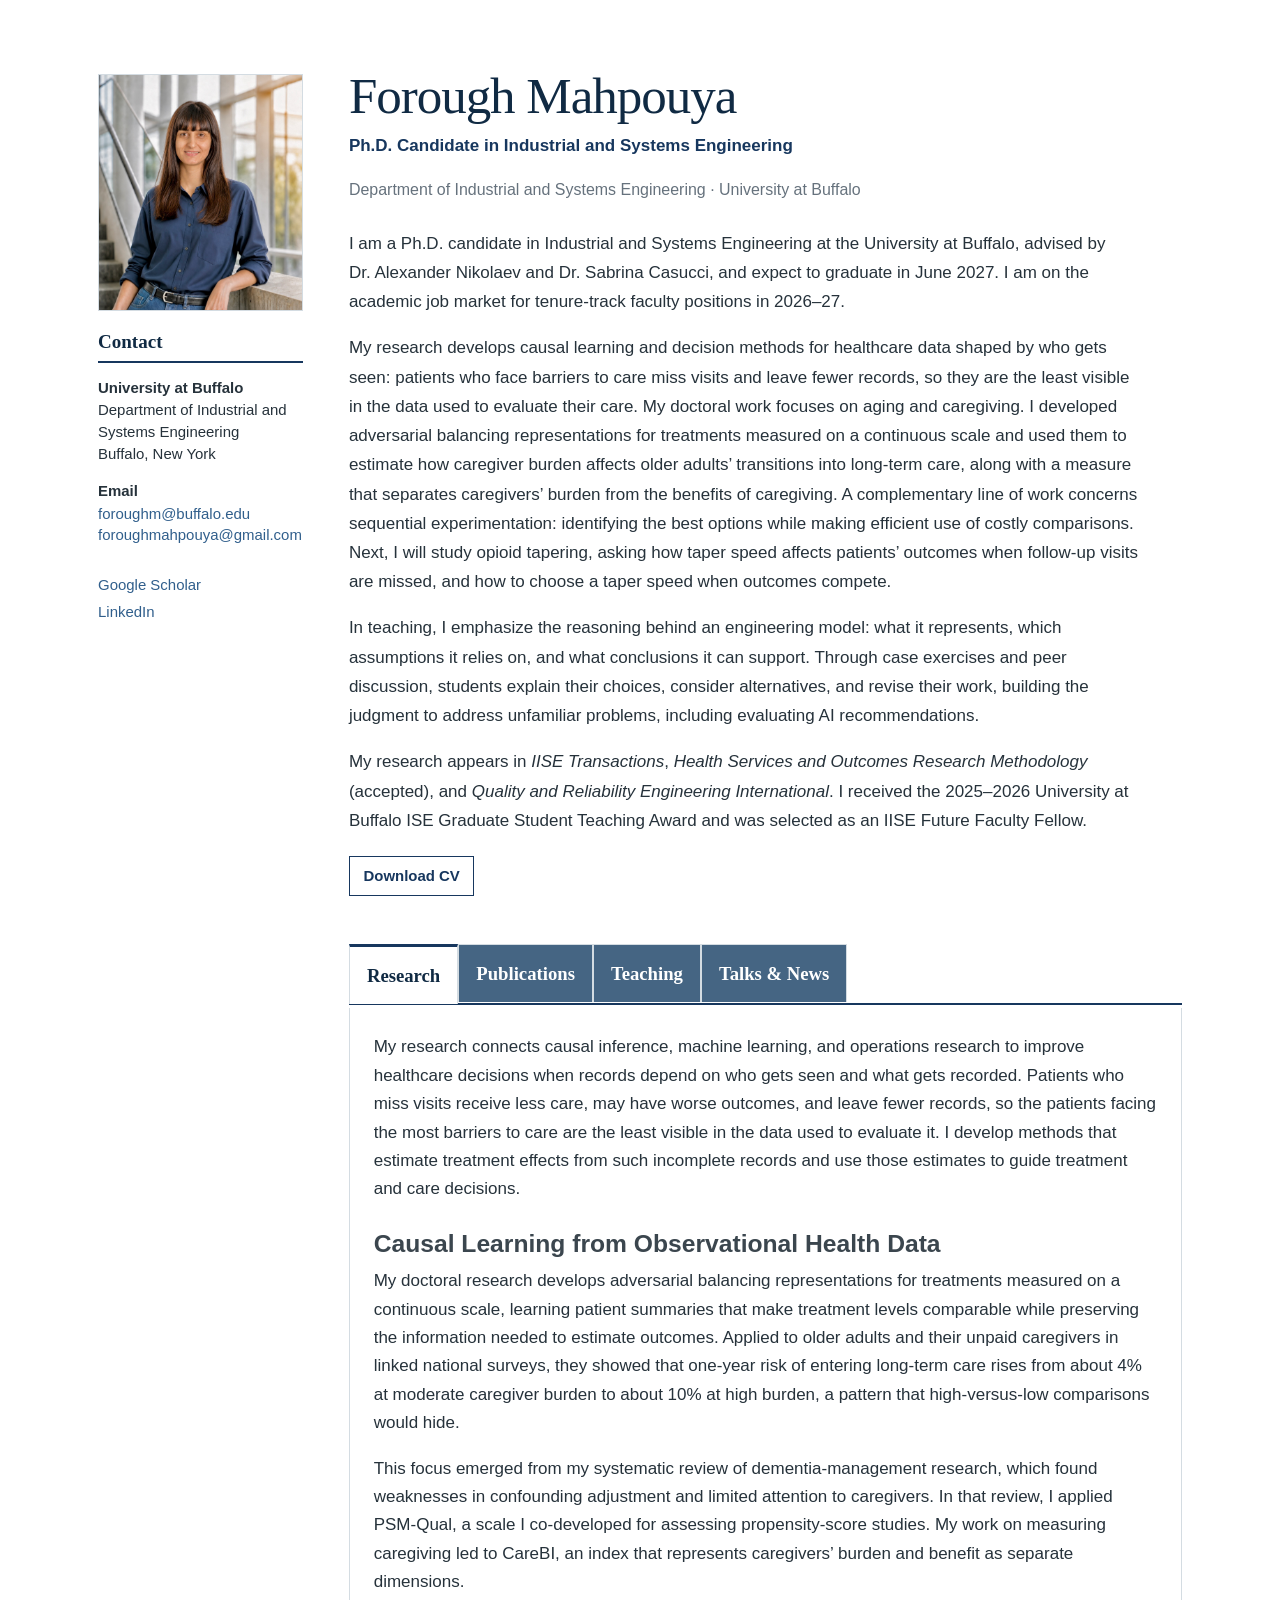
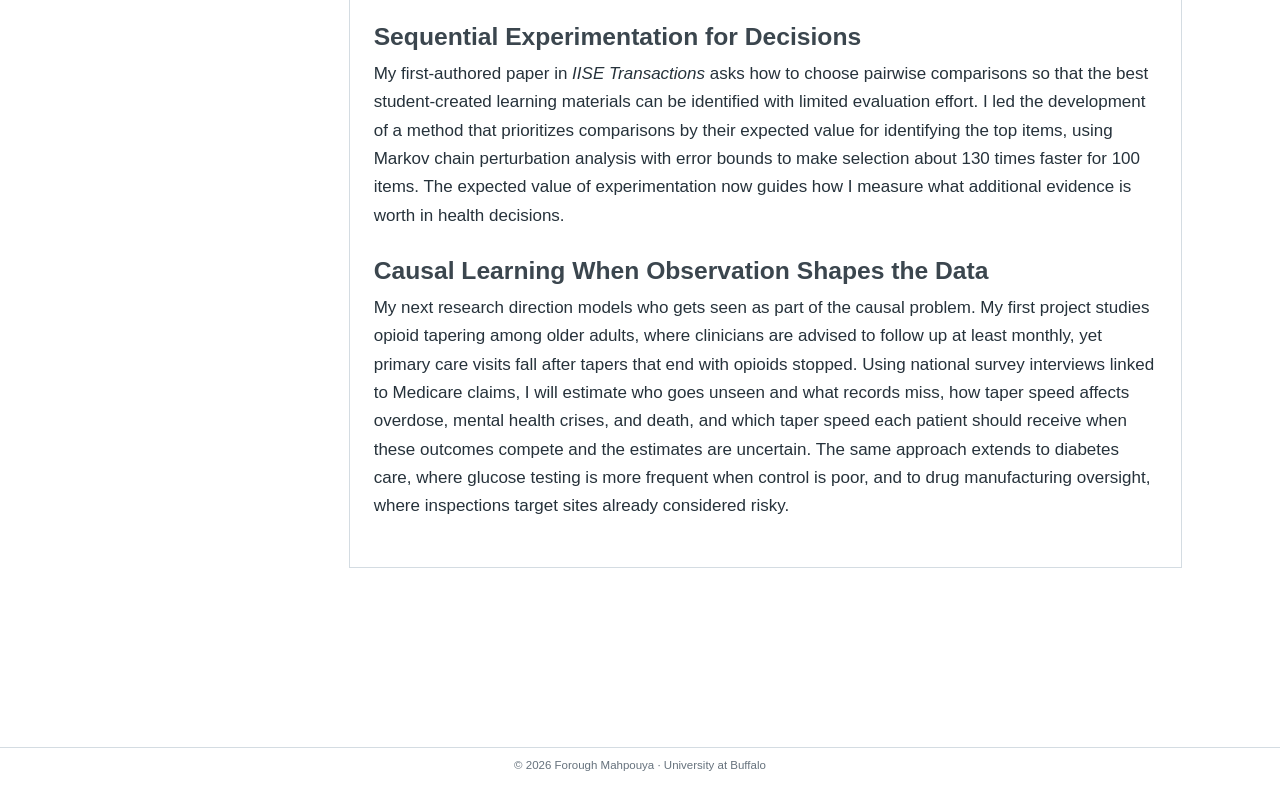
<file: docs/index.html>
<!DOCTYPE html>
<html xmlns="http://www.w3.org/1999/xhtml" lang="en" xml:lang="en"><head>

<meta charset="utf-8">
<meta name="generator" content="quarto-1.10.18">

<meta name="viewport" content="width=device-width, initial-scale=1.0, user-scalable=yes">

<meta name="description" content="Forough Mahpouya is a Ph.D.&nbsp;candidate in Industrial and Systems Engineering at the University at Buffalo developing causal inference and representation learning methods for observational health data.">

<title>Ph.D.&nbsp;candidate, Industrial &amp; Systems Engineering – Forough Mahpouya</title>
<style>
/* Default styles provided by pandoc.
** See https://pandoc.org/MANUAL.html#variables-for-html for config info.
*/
span.smallcaps{font-variant: small-caps;}
div.columns{display: flex; gap: 1.5em;}
div.column{flex: auto;}
@media screen {
div.columns{gap: min(4vw, 1.5em);}
div.column{overflow-x: auto;}
}
div.hanging-indent{margin-left: 1.5em; text-indent: -1.5em;}
ul.task-list{list-style: none;}
ul.task-list li input[type="checkbox"] {
  width: 0.8em;
  margin: 0 0.8em 0.2em -1em; /* quarto-specific, see https://github.com/quarto-dev/quarto-cli/issues/4556 */ 
  vertical-align: middle;
}
</style>


<script src="site_libs/quarto-nav/quarto-nav.js"></script>
<script src="site_libs/clipboard/clipboard.min.js"></script>
<script src="site_libs/quarto-search/autocomplete.umd.js"></script>
<script src="site_libs/quarto-search/fuse.min.js"></script>
<script src="site_libs/quarto-search/quarto-search.js"></script>
<meta name="quarto:offset" content="./">
<script src="site_libs/quarto-html/quarto.js" type="module"></script>
<script src="site_libs/quarto-html/tabsets/tabsets.js" type="module"></script>
<script src="site_libs/quarto-html/popper.min.js"></script>
<script src="site_libs/quarto-html/tippy.umd.min.js"></script>
<link href="site_libs/quarto-html/tippy.css" rel="stylesheet">
<link href="site_libs/quarto-html/quarto-syntax-highlighting-64a204ab8560d761af7679ceaba22944.css" rel="stylesheet" id="quarto-text-highlighting-styles">
<script src="site_libs/bootstrap/bootstrap.min.js"></script>
<link href="site_libs/bootstrap/bootstrap-icons.css" rel="stylesheet">
<link href="site_libs/bootstrap/bootstrap-172ba59bd5e0b52282274ba0c0cc16fc.min.css" rel="stylesheet" append-hash="true" id="quarto-bootstrap" data-mode="light">
<script id="quarto-search-options" type="application/json">{
  "location": "sidebar",
  "copy-button": false,
  "collapse-after": 3,
  "panel-placement": "start",
  "type": "textbox",
  "limit": 50,
  "keyboard-shortcut": [
    "f",
    "/",
    "s"
  ],
  "show-item-context": false,
  "language": {
    "search-no-results-text": "No results",
    "search-matching-documents-text": "matching documents",
    "search-copy-link-title": "Copy link to search",
    "search-hide-matches-text": "Hide additional matches",
    "search-more-match-text": "more match in this document",
    "search-more-matches-text": "more matches in this document",
    "search-clear-button-title": "Clear",
    "search-text-placeholder": "",
    "search-detached-cancel-button-title": "Cancel",
    "search-submit-button-title": "Submit",
    "search-label": "Search"
  }
}</script>
<style>html{ scroll-behavior: smooth; }</style>
<meta name="google-site-verification" content="MLEfuhesUtFPOYsmGHbydsnkk0bHO8Z96g-PyoGzVNk">


<link rel="stylesheet" href="styles.css">
</head>

<body class="quarto-light">

<div id="quarto-search-results"></div>
<!-- content -->
<div id="quarto-content" class="quarto-container page-columns page-rows-contents page-layout-full">
<!-- sidebar -->
<!-- margin-sidebar -->
    
<!-- main -->
<main class="content column-page" id="quarto-document-content"><header id="title-block-header" class="quarto-title-block"></header>




<div class="home-shell">
<div class="profile-column">
<p><img src="assets/forough-mahpouya.jpeg" class="profile-photo img-fluid" alt="Forough Mahpouya"></p>
<section id="contact" class="level2 contact-box">
<h2 data-anchor-id="contact">Contact</h2>
<p><strong>University at Buffalo</strong><br>
Department of Industrial and Systems Engineering<br>
Buffalo, New York</p>
<strong>Email</strong>
<div class="email-stack">
<p><a href="mailto:foroughm@buffalo.edu">foroughm@buffalo.edu</a> <a href="mailto:foroughmahpouya@gmail.com">foroughmahpouya@gmail.com</a></p>
</div>
<p><a href="https://scholar.google.com/citations?hl=en&amp;user=VUgmv7cAAAAJ">Google Scholar</a> <a href="https://www.linkedin.com/in/foroughmahpouya">LinkedIn</a></p>
</section>
</div>
<section id="forough-mahpouya" class="level1 main-column">
<h1>Forough Mahpouya</h1>
<div class="position-line">
<p>Ph.D.&nbsp;Candidate in Industrial and Systems Engineering</p>
</div>
<div class="affiliation-line">
<p>Department of Industrial and Systems Engineering · University at Buffalo</p>
</div>
<div class="bio-text">
<p>I am a Ph.D.&nbsp;candidate in Industrial and Systems Engineering at the University at Buffalo, advised by Dr.&nbsp;Alexander Nikolaev and Dr.&nbsp;Sabrina Casucci, and expect to graduate in June 2027. I am on the academic job market for tenure-track faculty positions in 2026–27.</p>
<p>My research develops causal learning and decision methods for healthcare data shaped by who gets seen: patients who face barriers to care miss visits and leave fewer records, so they are the least visible in the data used to evaluate their care. My doctoral work focuses on aging and caregiving. I developed adversarial balancing representations for treatments measured on a continuous scale and used them to estimate how caregiver burden affects older adults’ transitions into long-term care, along with a measure that separates caregivers’ burden from the benefits of caregiving. A complementary line of work concerns sequential experimentation: identifying the best options while making efficient use of costly comparisons. Next, I will study opioid tapering, asking how taper speed affects patients’ outcomes when follow-up visits are missed, and how to choose a taper speed when outcomes compete.</p>
<p>In teaching, I emphasize the reasoning behind an engineering model: what it represents, which assumptions it relies on, and what conclusions it can support. Through case exercises and peer discussion, students explain their choices, consider alternatives, and revise their work, building the judgment to address unfamiliar problems, including evaluating AI recommendations.</p>
<p>My research appears in <em>IISE Transactions</em>, <em>Health Services and Outcomes Research Methodology</em> (accepted), and <em>Quality and Reliability Engineering International</em>. I received the 2025–2026 University at Buffalo ISE Graduate Student Teaching Award and was selected as an IISE Future Faculty Fellow.</p>
</div>
<p><a href="files/Forough-Mahpouya-CV.pdf" class="cv-button" download=""> Download CV </a></p>
<div class="tabset-margin-container"></div><div class="research-tabs panel-tabset">
<ul class="nav nav-tabs" role="tablist"><li class="nav-item" role="presentation"><a class="nav-link active" id="tabset-1-1-tab" data-bs-toggle="tab" data-bs-target="#tabset-1-1" role="tab" aria-controls="tabset-1-1" aria-selected="true" href="">Research</a></li><li class="nav-item" role="presentation"><a class="nav-link" id="tabset-1-2-tab" data-bs-toggle="tab" data-bs-target="#tabset-1-2" role="tab" aria-controls="tabset-1-2" aria-selected="false" href="">Publications</a></li><li class="nav-item" role="presentation"><a class="nav-link" id="tabset-1-3-tab" data-bs-toggle="tab" data-bs-target="#tabset-1-3" role="tab" aria-controls="tabset-1-3" aria-selected="false" href="">Teaching</a></li><li class="nav-item" role="presentation"><a class="nav-link" id="tabset-1-4-tab" data-bs-toggle="tab" data-bs-target="#tabset-1-4" role="tab" aria-controls="tabset-1-4" aria-selected="false" href="">Talks &amp; News</a></li></ul>
<div class="research-tabs tab-content">
<div id="tabset-1-1" class="tab-pane active" role="tabpanel" aria-labelledby="tabset-1-1-tab">
<p>My research connects causal inference, machine learning, and operations research to improve healthcare decisions when records depend on who gets seen and what gets recorded. Patients who miss visits receive less care, may have worse outcomes, and leave fewer records, so the patients facing the most barriers to care are the least visible in the data used to evaluate it. I develop methods that estimate treatment effects from such incomplete records and use those estimates to guide treatment and care decisions.</p>
<section id="causal-learning-from-observational-health-data" class="level3">
<h3 data-anchor-id="causal-learning-from-observational-health-data">Causal Learning from Observational Health Data</h3>
<p>My doctoral research develops adversarial balancing representations for treatments measured on a continuous scale, learning patient summaries that make treatment levels comparable while preserving the information needed to estimate outcomes. Applied to older adults and their unpaid caregivers in linked national surveys, they showed that one-year risk of entering long-term care rises from about 4% at moderate caregiver burden to about 10% at high burden, a pattern that high-versus-low comparisons would hide.</p>
<p>This focus emerged from my systematic review of dementia-management research, which found weaknesses in confounding adjustment and limited attention to caregivers. In that review, I applied PSM-Qual, a scale I co-developed for assessing propensity-score studies. My work on measuring caregiving led to CareBI, an index that represents caregivers’ burden and benefit as separate dimensions.</p>
</section>
<section id="sequential-experimentation-for-decisions" class="level3">
<h3 data-anchor-id="sequential-experimentation-for-decisions">Sequential Experimentation for Decisions</h3>
<p>My first-authored paper in <em>IISE Transactions</em> asks how to choose pairwise comparisons so that the best student-created learning materials can be identified with limited evaluation effort. I led the development of a method that prioritizes comparisons by their expected value for identifying the top items, using Markov chain perturbation analysis with error bounds to make selection about 130 times faster for 100 items. The expected value of experimentation now guides how I measure what additional evidence is worth in health decisions.</p>
</section>
<section id="causal-learning-when-observation-shapes-the-data" class="level3">
<h3 data-anchor-id="causal-learning-when-observation-shapes-the-data">Causal Learning When Observation Shapes the Data</h3>
<p>My next research direction models who gets seen as part of the causal problem. My first project studies opioid tapering among older adults, where clinicians are advised to follow up at least monthly, yet primary care visits fall after tapers that end with opioids stopped. Using national survey interviews linked to Medicare claims, I will estimate who goes unseen and what records miss, how taper speed affects overdose, mental health crises, and death, and which taper speed each patient should receive when these outcomes compete and the estimates are uncertain. The same approach extends to diabetes care, where glucose testing is more frequent when control is poor, and to drug manufacturing oversight, where inspections target sites already considered risky.</p>
</section>
</div>
<div id="tabset-1-2" class="tab-pane" role="tabpanel" aria-labelledby="tabset-1-2-tab">
<section id="refereed-journal-articles" class="level3">
<h3 data-anchor-id="refereed-journal-articles">Refereed Journal Articles</h3>
<div class="apa-reference">
<p><strong>Mahpouya, F.</strong>, Burris, C. J., Paul, H., &amp; Nikolaev, A. (2026). Maximizing the expected value of experimentation for finding top-κ rank via aggregation of pairwise comparisons. <em>IISE Transactions</em>. https://doi.org/10.1080/24725854.2026.2645062 <a href="https://doi.org/10.1080/24725854.2026.2645062" class="cv-button" target="_blank">Paper</a></p>
</div>
<div class="apa-reference">
<p>Das, P. S., Casucci, S., <strong>Mahpouya, F.</strong>, &amp; Nikolaev, A. (2026). Treatment effect estimation from observational data in healthcare: Study designs, inherent biases, and a propensity score-focused quality assessment scale. Accepted for publication in <em>Health Services and Outcomes Research Methodology</em>. https://doi.org/10.1007/s10742-026-00401-z <a href="https://doi.org/10.1007/s10742-026-00401-z" class="cv-button" target="_blank">Paper</a></p>
</div>
<div class="apa-reference">
<p><strong>Mahpouya, F.</strong>, Shahriari, H., &amp; Roghanian, E. (2022). Design of a robust T² control chart, a re-sampling approach. <em>Quality and Reliability Engineering International, 38</em>(2), 924–940. https://doi.org/10.1002/qre.3022 <a href="https://doi.org/10.1002/qre.3022" class="cv-button" target="_blank">Paper</a></p>
</div>
</section>
<section id="manuscripts-under-review-or-revision" class="level3">
<h3 data-anchor-id="manuscripts-under-review-or-revision">Manuscripts Under Review or Revision</h3>
<div class="apa-reference">
<p><strong>Mahpouya, F.</strong>, Das, P. S., Nikolaev, A., &amp; Casucci, S. (2026). Use of observational causal inference in dementia management studies: A systematic literature review. Manuscript under revision for <em>PLOS Digital Health</em>.</p>
</div>
<div class="apa-reference">
<p>Walker, R. J., Linde, S., Egede, L. E., <strong>Mahpouya, F.</strong>, Nikolaev, A., Fraser, R., &amp; Martinez, J. (2026). Assessing the Healthy Eating Index and health: Psychometric properties and prediction of cardiometabolic outcomes. Manuscript under review at <em>The Journal of Nutrition</em>.</p>
</div>
<div class="apa-reference">
<p>Rogers, A. H., Fligelman, S. J., Pester, B. D., Pielech, M., Klages, K. L., <strong>Mahpouya, F.</strong>, Nikolaev, A., Groenewald, C. B., Ketterl, T. G., Bevers, L. M., Dietel, K. &amp; Palermo, T. M. (2026). Pain management and opioid use in adolescents and young adults with cancer: a qualitative analysis of patient and caregiver experiences. Manuscript under review at <em>Supportive Care in Cancer</em>.</p>
</div>
</section>
<section id="working-papers" class="level3">
<h3 data-anchor-id="working-papers">Working Papers</h3>
<div class="apa-reference">
<p><strong>Mahpouya, F.</strong>, Nikolaev, A., &amp; Casucci, S. (2026). Adversarial balancing for estimating the causal effect of caregiver burden on patient long-term-care transitions. Prepared for submission.</p>
</div>
<div class="apa-reference">
<p><strong>Mahpouya, F.</strong>, Casucci, S., &amp; Sullivan, S. (2026). A population-based, bidirectional measure of caregiver risk and resilience: The Caregiver Burden–Benefit Index (CareBI). Prepared for submission. <a href="https://arxiv.org/abs/2510.21630" class="cv-button" target="_blank">Preprint</a></p>
</div>
</section>
<section id="research-profiles" class="level3">
<h3 data-anchor-id="research-profiles">Research Profiles</h3>
<p><a href="https://scholar.google.com/citations?hl=en&amp;user=VUgmv7cAAAAJ" class="cv-button" target="_blank">Google Scholar</a> · <a href="https://orcid.org/0000-0001-8550-9508" class="cv-button" target="_blank">ORCID</a></p>
</section>
</div>
<div id="tabset-1-3" class="tab-pane" role="tabpanel" aria-labelledby="tabset-1-3-tab">
<p>I believe good teaching begins with listening to how students reason and designing activities that make that reasoning visible. In Simulation Modeling and Analysis, I have led recitations and course lectures and developed case-based exercises using Arena and <span class="citation" data-cites="RISK">@RISK</span> in which students define systems, identify sources of uncertainty, make modeling choices, and explain what their results do and do not justify. These contributions, together with my broader work in the course, were recognized with the University at Buffalo ISE Graduate Student Teaching Award.</p>
<section id="probability-statistics-and-simulation" class="level3">
<h3 data-anchor-id="probability-statistics-and-simulation">Probability, Statistics, and Simulation</h3>
<p><strong>EAS 305 — Applied Probability &amp; Statistics</strong><br>
Led recitations, designed recitation materials, delivered Minitab laboratory instruction, and conducted exam-review lectures.</p>
<p><strong>IE 477 — Simulation Modeling and Analysis</strong><br>
Led recitations and course lectures and designed instructional materials using Arena and <span class="citation" data-cites="RISK">@RISK</span>.</p>
<p><strong>IE 551 — Simulation and Stochastic Models</strong><br>
Delivered course instruction and supported students through group-specific active office hours.</p>
</section>
<section id="manufacturing-and-operations" class="level3">
<h3 data-anchor-id="manufacturing-and-operations">Manufacturing and Operations</h3>
<p><strong>IE 406/506 — Computer Integrated Manufacturing</strong><br>
Led laboratory tutorials using Autodesk Fusion 360 for 3D CAD modeling and manufacturing.</p>
<p><strong>IE 505 — Production Planning and Control</strong><br>
Supported instruction in production-planning and operations topics.</p>
</section>
<section id="health-systems" class="level3">
<h3 data-anchor-id="health-systems">Health Systems</h3>
<p><strong>IE 585 — Industrial Engineering Principles and Practice in Healthcare</strong><br>
Guest lectured on PICO question formulation and analysis of complex observational healthcare datasets.</p>
</section>
</div>
<div id="tabset-1-4" class="tab-pane" role="tabpanel" aria-labelledby="tabset-1-4-tab">
<section id="section" class="level3">
<h3 data-anchor-id="section">2026</h3>
<p><strong>INFORMS Job Market Showcase— San Francisco, California</strong><br>
Presented <em>Observational causal inference under clinical prevalence bias.</em></p>
<p><strong>INFORMS Annual Meeting — San Francisco, California (coauthored talks)</strong><br>
<em>Balancing representation learning for dose-response-curve causal inference from healthcare data</em> (presented by A. Nikolaev).<br>
<em>Hospice enrollment at the end of life: associations between long-term care status, functional dependence, and comorbidities</em> (presented by M. Molazadeh).</p>
<p><strong>IISE Annual Conference &amp; Expo — Arlington, Texas</strong><br>
Presented <em>Adversarial Balancing for Estimating the Causal Effect of Caregiver Burden on Patient Long-Term Care Transitions.</em></p>
<p><strong>UB ISE Graduate Student Teaching Award</strong><br>
Received the 2025–2026 Graduate Student Teaching Award from the Department of Industrial and Systems Engineering at the University at Buffalo.</p>
<p><strong>IISE Future Faculty Fellows Program</strong><br>
Selected for the 2025–2026 IISE Future Faculty Fellows Program.</p>
</section>
<section id="section-1" class="level3">
<h3 data-anchor-id="section-1">2025</h3>
<p><strong>INFORMS Annual Meeting — Atlanta, Georgia</strong><br>
Presented <em>Representing Caregiver Burden in Observational Studies: Development of the Caregiver Burden Index (CareBI) Using NSOC.</em></p>
</section>
</div>
</div>
</div>
</section>
</div>



</main> <!-- /main -->
<!-- Cloudflare Web Analytics -->

<script type="module" src="https://static.cloudflareinsights.com/beacon.min.js" data-cf-beacon="{&quot;token&quot;: &quot;4296ccc8f12949839071b527c1c0fcdd&quot;}"></script>

<!-- End Cloudflare Web Analytics -->
<script>

(function () {

  // ANALYTICS_FINAL_BOOTSTRAP_TABS



  const endpoint =

    "https://website-visit-logger.foroughmahpouya.workers.dev/collect";



  const sent = new Set();



  function ownerOptedOut() {

    try {

      return localStorage.getItem("fm_analytics_owner_optout") === "1";

    } catch (e) {

      return false;

    }

  }



  function track(value) {

    // Check on EVERY event, not only at page load.

    if (ownerOptedOut()) {

      return;

    }



    if (!value || sent.has(value)) {

      return;

    }



    sent.add(value);



    fetch(endpoint, {

      method: "POST",

      headers: {

        "Content-Type": "application/json"

      },

      body: JSON.stringify({

        page: value

      }),

      keepalive: true

    }).catch(function () {

      // Analytics must never interfere with the website.

    });

  }



  // If this browser is already opted out, do not

  // even register the remaining analytics listeners.

  if (ownerOptedOut()) {

    return;

  }



  function slug(text) {

    return text

      .trim()

      .toLowerCase()

      .replace(/&/g, "and")

      .replace(/[^a-z0-9]+/g, "-")

      .replace(/^-+|-+$/g, "");

  }



  // Website opened

  track("/");



  document

    .querySelectorAll('.research-tabs a[data-bs-toggle="tab"]')

    .forEach(function (tab) {

      tab.addEventListener("shown.bs.tab", function (event) {

        const name = slug(event.target.textContent || "");



        if (name) {

          track("/section/" + name);

        }

      });

    });



  document.addEventListener("click", function (event) {

    const link = event.target.closest("a[href]");



    if (!link) return;



    if (link.getAttribute("data-bs-toggle") === "tab") {

      return;

    }



    const href = link.getAttribute("href");



    if (!href || href.startsWith("mailto:")) {

      return;

    }



    let url;



    try {

      url = new URL(href, window.location.href);

    } catch {

      return;

    }



    if (url.pathname.toLowerCase().endsWith(".pdf")) {

      track("/download" + url.pathname);

      return;

    }



    if (url.hostname === "scholar.google.com") {

      track("/external/google-scholar");

      return;

    }



    if (

      url.hostname === "linkedin.com" ||

      url.hostname.endsWith(".linkedin.com")

    ) {

      track("/external/linkedin");

      return;

    }



    if (url.hostname === "orcid.org") {

      track("/external/orcid");

      return;

    }



    if (url.origin !== window.location.origin) {

      track("/external/" + url.hostname);

    }

  });

})();

</script>
<script id="quarto-html-after-body" type="application/javascript">
  window.document.addEventListener("DOMContentLoaded", function (event) {
    const isCodeAnnotation = (el) => {
      for (const clz of el.classList) {
        if (clz.startsWith('code-annotation-')) {                     
          return true;
        }
      }
      return false;
    }
    const onCopySuccess = function(e) {
      // button target
      const button = e.trigger;
      // don't keep focus
      button.blur();
      // flash "checked"
      button.classList.add('code-copy-button-checked');
      var currentTitle = button.getAttribute("title");
      button.setAttribute("title", "Copied!");
      let tooltip;
      if (window.bootstrap) {
        button.setAttribute("data-bs-toggle", "tooltip");
        button.setAttribute("data-bs-placement", "left");
        button.setAttribute("data-bs-title", "Copied!");
        tooltip = new bootstrap.Tooltip(button, 
          { trigger: "manual", 
            customClass: "code-copy-button-tooltip",
            offset: [0, -8]});
        tooltip.show();    
      }
      setTimeout(function() {
        if (tooltip) {
          tooltip.hide();
          button.removeAttribute("data-bs-title");
          button.removeAttribute("data-bs-toggle");
          button.removeAttribute("data-bs-placement");
        }
        button.setAttribute("title", currentTitle);
        button.classList.remove('code-copy-button-checked');
      }, 1000);
      // clear code selection
      e.clearSelection();
    }
    const getTextToCopy = function(trigger) {
      const outerScaffold = trigger.parentElement.cloneNode(true);
      const codeEl = outerScaffold.querySelector('code');
      for (const childEl of codeEl.children) {
        if (isCodeAnnotation(childEl)) {
          childEl.remove();
        }
      }
      return codeEl.innerText;
    }
    const clipboard = new window.ClipboardJS('.code-copy-button:not([data-in-quarto-modal])', {
      text: getTextToCopy
    });
    clipboard.on('success', onCopySuccess);
    if (window.document.getElementById('quarto-embedded-source-code-modal')) {
      const clipboardModal = new window.ClipboardJS('.code-copy-button[data-in-quarto-modal]', {
        text: getTextToCopy,
        container: window.document.getElementById('quarto-embedded-source-code-modal')
      });
      clipboardModal.on('success', onCopySuccess);
    }
      var localhostRegex = new RegExp(/^(?:http|https):\/\/localhost\:?[0-9]*\//);
      var mailtoRegex = new RegExp(/^mailto:/);
        var filterRegex = new RegExp("https:\/\/foroughmahpouya\.github\.io");
      var isInternal = (href) => {
          return filterRegex.test(href) || localhostRegex.test(href) || mailtoRegex.test(href);
      }
      // Inspect non-navigation links and adorn them if external
     var links = window.document.querySelectorAll('a[href]:not(.nav-link):not(.navbar-brand):not(.toc-action):not(.sidebar-link):not(.sidebar-item-toggle):not(.pagination-link):not(.no-external):not([aria-hidden]):not(.dropdown-item):not(.quarto-navigation-tool):not(.about-link)');
      for (var i=0; i<links.length; i++) {
        const link = links[i];
        if (!isInternal(link.href)) {
          // undo the damage that might have been done by quarto-nav.js in the case of
          // links that we want to consider external
          if (link.dataset.originalHref !== undefined) {
            link.href = link.dataset.originalHref;
          }
            // target, if specified
            link.setAttribute("target", "_blank");
            if (link.getAttribute("rel") === null) {
              link.setAttribute("rel", "noopener");
            }
        }
      }
    function tippyHover(el, contentFn, onTriggerFn, onUntriggerFn) {
      const config = {
        allowHTML: true,
        maxWidth: 500,
        delay: 100,
        arrow: false,
        appendTo: function(el) {
            return el.parentElement;
        },
        interactive: true,
        interactiveBorder: 10,
        theme: 'quarto',
        placement: 'bottom-start',
      };
      if (contentFn) {
        config.content = contentFn;
      }
      if (onTriggerFn) {
        config.onTrigger = onTriggerFn;
      }
      if (onUntriggerFn) {
        config.onUntrigger = onUntriggerFn;
      }
      window.tippy(el, config); 
    }
    const noterefs = window.document.querySelectorAll('a[role="doc-noteref"]');
    for (var i=0; i<noterefs.length; i++) {
      const ref = noterefs[i];
      tippyHover(ref, function() {
        // use id or data attribute instead here
        let href = ref.getAttribute('data-footnote-href') || ref.getAttribute('href');
        try { href = new URL(href).hash; } catch {}
        const id = href.replace(/^#\/?/, "");
        const note = window.document.getElementById(id);
        if (note) {
          return note.innerHTML;
        } else {
          return "";
        }
      });
    }
    const xrefs = window.document.querySelectorAll('a.quarto-xref');
    const processXRef = (id, note) => {
      // Strip column container classes
      const stripColumnClz = (el) => {
        el.classList.remove("page-full", "page-columns");
        if (el.children) {
          for (const child of el.children) {
            stripColumnClz(child);
          }
        }
      }
      stripColumnClz(note)
      if (id === null || id.startsWith('sec-')) {
        // Special case sections, only their first couple elements
        const container = document.createElement("div");
        if (note.children && note.children.length > 2) {
          container.appendChild(note.children[0].cloneNode(true));
          for (let i = 1; i < note.children.length; i++) {
            const child = note.children[i];
            if (child.tagName === "P" && child.innerText === "") {
              continue;
            } else {
              container.appendChild(child.cloneNode(true));
              break;
            }
          }
          if (window.Quarto?.typesetMath) {
            window.Quarto.typesetMath(container);
          }
          return container.innerHTML
        } else {
          if (window.Quarto?.typesetMath) {
            window.Quarto.typesetMath(note);
          }
          return note.innerHTML;
        }
      } else {
        // Remove any anchor links if they are present
        const anchorLink = note.querySelector('a.anchorjs-link');
        if (anchorLink) {
          anchorLink.remove();
        }
        if (window.Quarto?.typesetMath) {
          window.Quarto.typesetMath(note);
        }
        if (note.classList.contains("callout")) {
          return note.outerHTML;
        } else {
          return note.innerHTML;
        }
      }
    }
    for (var i=0; i<xrefs.length; i++) {
      const xref = xrefs[i];
      tippyHover(xref, undefined, function(instance) {
        instance.disable();
        let url = xref.getAttribute('href');
        let hash = undefined; 
        if (url.startsWith('#')) {
          hash = url;
        } else {
          try { hash = new URL(url).hash; } catch {}
        }
        if (hash) {
          const id = hash.replace(/^#\/?/, "");
          const note = window.document.getElementById(id);
          if (note !== null) {
            try {
              const html = processXRef(id, note.cloneNode(true));
              instance.setContent(html);
            } finally {
              instance.enable();
              instance.show();
            }
          } else {
            // See if we can fetch this
            fetch(url.split('#')[0])
            .then(res => res.text())
            .then(html => {
              const parser = new DOMParser();
              const htmlDoc = parser.parseFromString(html, "text/html");
              const note = htmlDoc.getElementById(id);
              if (note !== null) {
                const html = processXRef(id, note);
                instance.setContent(html);
              } 
            }).finally(() => {
              instance.enable();
              instance.show();
            });
          }
        } else {
          // See if we can fetch a full url (with no hash to target)
          // This is a special case and we should probably do some content thinning / targeting
          fetch(url)
          .then(res => res.text())
          .then(html => {
            const parser = new DOMParser();
            const htmlDoc = parser.parseFromString(html, "text/html");
            const note = htmlDoc.querySelector('main.content');
            if (note !== null) {
              // This should only happen for chapter cross references
              // (since there is no id in the URL)
              // remove the first header
              if (note.children.length > 0 && note.children[0].tagName === "HEADER") {
                note.children[0].remove();
              }
              const html = processXRef(null, note);
              instance.setContent(html);
            } 
          }).finally(() => {
            instance.enable();
            instance.show();
          });
        }
      }, function(instance) {
      });
    }
        let selectedAnnoteEl;
        const selectorForAnnotation = ( cell, annotation) => {
          let cellAttr = 'data-code-cell="' + cell + '"';
          let lineAttr = 'data-code-annotation="' +  annotation + '"';
          const selector = 'span[' + cellAttr + '][' + lineAttr + ']';
          return selector;
        }
        const selectCodeLines = (annoteEl) => {
          const doc = window.document;
          const targetCell = annoteEl.getAttribute("data-target-cell");
          const targetAnnotation = annoteEl.getAttribute("data-target-annotation");
          const annoteSpan = window.document.querySelector(selectorForAnnotation(targetCell, targetAnnotation));
          const lines = annoteSpan.getAttribute("data-code-lines").split(",");
          const lineIds = lines.map((line) => {
            return targetCell + "-" + line;
          })
          let top = null;
          let height = null;
          let parent = null;
          if (lineIds.length > 0) {
              //compute the position of the single el (top and bottom and make a div)
              const el = window.document.getElementById(lineIds[0]);
              top = el.offsetTop;
              height = el.offsetHeight;
              parent = el.parentElement.parentElement;
            if (lineIds.length > 1) {
              const lastEl = window.document.getElementById(lineIds[lineIds.length - 1]);
              const bottom = lastEl.offsetTop + lastEl.offsetHeight;
              height = bottom - top;
            }
            if (top !== null && height !== null && parent !== null) {
              // cook up a div (if necessary) and position it 
              let div = window.document.getElementById("code-annotation-line-highlight");
              if (div === null) {
                div = window.document.createElement("div");
                div.setAttribute("id", "code-annotation-line-highlight");
                div.style.position = 'absolute';
                parent.appendChild(div);
              }
              div.style.top = top - 2 + "px";
              div.style.height = height + 4 + "px";
              div.style.left = 0;
              let gutterDiv = window.document.getElementById("code-annotation-line-highlight-gutter");
              if (gutterDiv === null) {
                gutterDiv = window.document.createElement("div");
                gutterDiv.setAttribute("id", "code-annotation-line-highlight-gutter");
                gutterDiv.style.position = 'absolute';
                const codeCell = window.document.getElementById(targetCell);
                const gutter = codeCell.querySelector('.code-annotation-gutter');
                gutter.appendChild(gutterDiv);
              }
              gutterDiv.style.top = top - 2 + "px";
              gutterDiv.style.height = height + 4 + "px";
            }
            selectedAnnoteEl = annoteEl;
          }
        };
        const unselectCodeLines = () => {
          const elementsIds = ["code-annotation-line-highlight", "code-annotation-line-highlight-gutter"];
          elementsIds.forEach((elId) => {
            const div = window.document.getElementById(elId);
            if (div) {
              div.remove();
            }
          });
          selectedAnnoteEl = undefined;
        };
          // Handle positioning of the toggle
      window.addEventListener(
        "resize",
        throttle(() => {
          elRect = undefined;
          if (selectedAnnoteEl) {
            selectCodeLines(selectedAnnoteEl);
          }
        }, 10)
      );
      function throttle(fn, ms) {
      let throttle = false;
      let timer;
        return (...args) => {
          if(!throttle) { // first call gets through
              fn.apply(this, args);
              throttle = true;
          } else { // all the others get throttled
              if(timer) clearTimeout(timer); // cancel #2
              timer = setTimeout(() => {
                fn.apply(this, args);
                timer = throttle = false;
              }, ms);
          }
        };
      }
        // Attach click handler to the DT
        const annoteDls = window.document.querySelectorAll('dt[data-target-cell]');
        for (const annoteDlNode of annoteDls) {
          annoteDlNode.addEventListener('click', (event) => {
            const clickedEl = event.target;
            if (clickedEl !== selectedAnnoteEl) {
              unselectCodeLines();
              const activeEl = window.document.querySelector('dt[data-target-cell].code-annotation-active');
              if (activeEl) {
                activeEl.classList.remove('code-annotation-active');
              }
              selectCodeLines(clickedEl);
              clickedEl.classList.add('code-annotation-active');
            } else {
              // Unselect the line
              unselectCodeLines();
              clickedEl.classList.remove('code-annotation-active');
            }
          });
        }
    const findCites = (el) => {
      const parentEl = el.parentElement;
      if (parentEl) {
        const cites = parentEl.dataset.cites;
        if (cites) {
          return {
            el,
            cites: cites.split(' ')
          };
        } else {
          return findCites(el.parentElement)
        }
      } else {
        return undefined;
      }
    };
    var bibliorefs = window.document.querySelectorAll('a[role="doc-biblioref"]');
    for (var i=0; i<bibliorefs.length; i++) {
      const ref = bibliorefs[i];
      const citeInfo = findCites(ref);
      if (citeInfo) {
        tippyHover(citeInfo.el, function() {
          var popup = window.document.createElement('div');
          citeInfo.cites.forEach(function(cite) {
            var citeDiv = window.document.createElement('div');
            citeDiv.classList.add('hanging-indent');
            citeDiv.classList.add('csl-entry');
            var biblioDiv = window.document.getElementById('ref-' + cite);
            if (biblioDiv) {
              citeDiv.innerHTML = biblioDiv.innerHTML;
            }
            popup.appendChild(citeDiv);
          });
          return popup.innerHTML;
        });
      }
    }
  });
  </script>
</div> <!-- /content -->
<footer class="footer">
  <div class="nav-footer">
    <div class="nav-footer-left">
      &nbsp;
    </div>   
    <div class="nav-footer-center">
<p>© 2026 Forough Mahpouya · University at Buffalo</p>
</div>
    <div class="nav-footer-right">
      &nbsp;
    </div>
  </div>
</footer>




<script src="site_libs/quarto-html/zenscroll-min.js"></script>
</body></html>
</file>
<file: docs/site_libs/quarto-html/tippy.css>
.tippy-box[data-animation=fade][data-state=hidden]{opacity:0}[data-tippy-root]{max-width:calc(100vw - 10px)}.tippy-box{position:relative;background-color:#333;color:#fff;border-radius:4px;font-size:14px;line-height:1.4;white-space:normal;outline:0;transition-property:transform,visibility,opacity}.tippy-box[data-placement^=top]>.tippy-arrow{bottom:0}.tippy-box[data-placement^=top]>.tippy-arrow:before{bottom:-7px;left:0;border-width:8px 8px 0;border-top-color:initial;transform-origin:center top}.tippy-box[data-placement^=bottom]>.tippy-arrow{top:0}.tippy-box[data-placement^=bottom]>.tippy-arrow:before{top:-7px;left:0;border-width:0 8px 8px;border-bottom-color:initial;transform-origin:center bottom}.tippy-box[data-placement^=left]>.tippy-arrow{right:0}.tippy-box[data-placement^=left]>.tippy-arrow:before{border-width:8px 0 8px 8px;border-left-color:initial;right:-7px;transform-origin:center left}.tippy-box[data-placement^=right]>.tippy-arrow{left:0}.tippy-box[data-placement^=right]>.tippy-arrow:before{left:-7px;border-width:8px 8px 8px 0;border-right-color:initial;transform-origin:center right}.tippy-box[data-inertia][data-state=visible]{transition-timing-function:cubic-bezier(.54,1.5,.38,1.11)}.tippy-arrow{width:16px;height:16px;color:#333}.tippy-arrow:before{content:"";position:absolute;border-color:transparent;border-style:solid}.tippy-content{position:relative;padding:5px 9px;z-index:1}
</file>
<file: docs/site_libs/quarto-html/quarto-syntax-highlighting-64a204ab8560d761af7679ceaba22944.css>
/* quarto syntax highlight colors */
:root {
  --quarto-hl-ot-color: #003B4F;
  --quarto-hl-at-color: #657422;
  --quarto-hl-ss-color: #20794D;
  --quarto-hl-an-color: #5E5E5E;
  --quarto-hl-fu-color: #4758AB;
  --quarto-hl-st-color: #20794D;
  --quarto-hl-cf-color: #003B4F;
  --quarto-hl-op-color: #5E5E5E;
  --quarto-hl-er-color: #AD0000;
  --quarto-hl-bn-color: #AD0000;
  --quarto-hl-al-color: #AD0000;
  --quarto-hl-va-color: #111111;
  --quarto-hl-bu-color: inherit;
  --quarto-hl-ex-color: inherit;
  --quarto-hl-pp-color: #AD0000;
  --quarto-hl-in-color: #5E5E5E;
  --quarto-hl-vs-color: #20794D;
  --quarto-hl-wa-color: #5E5E5E;
  --quarto-hl-do-color: #5E5E5E;
  --quarto-hl-im-color: #00769E;
  --quarto-hl-ch-color: #20794D;
  --quarto-hl-dt-color: #AD0000;
  --quarto-hl-fl-color: #AD0000;
  --quarto-hl-co-color: #5E5E5E;
  --quarto-hl-cv-color: #5E5E5E;
  --quarto-hl-cn-color: #8f5902;
  --quarto-hl-sc-color: #5E5E5E;
  --quarto-hl-dv-color: #AD0000;
  --quarto-hl-kw-color: #003B4F;
}

/* other quarto variables */
:root {
  --quarto-font-monospace: SFMono-Regular, Menlo, Monaco, Consolas, "Liberation Mono", "Courier New", monospace;
}

/* syntax highlight based on Pandoc's rules */
pre > code.sourceCode > span {
  color: #003B4F;
}

code.sourceCode > span {
  color: #003B4F;
}

div.sourceCode,
div.sourceCode pre.sourceCode {
  color: #003B4F;
}

/* Normal */
code span {
  color: #003B4F;
}

/* Alert */
code span.al {
  color: #AD0000;
  font-style: inherit;
}

/* Annotation */
code span.an {
  color: #5E5E5E;
  font-style: inherit;
}

/* Attribute */
code span.at {
  color: #657422;
  font-style: inherit;
}

/* BaseN */
code span.bn {
  color: #AD0000;
  font-style: inherit;
}

/* BuiltIn */
code span.bu {
  font-style: inherit;
}

/* ControlFlow */
code span.cf {
  color: #003B4F;
  font-weight: bold;
  font-style: inherit;
}

/* Char */
code span.ch {
  color: #20794D;
  font-style: inherit;
}

/* Constant */
code span.cn {
  color: #8f5902;
  font-style: inherit;
}

/* Comment */
code span.co {
  color: #5E5E5E;
  font-style: inherit;
}

/* CommentVar */
code span.cv {
  color: #5E5E5E;
  font-style: italic;
}

/* Documentation */
code span.do {
  color: #5E5E5E;
  font-style: italic;
}

/* DataType */
code span.dt {
  color: #AD0000;
  font-style: inherit;
}

/* DecVal */
code span.dv {
  color: #AD0000;
  font-style: inherit;
}

/* Error */
code span.er {
  color: #AD0000;
  font-style: inherit;
}

/* Extension */
code span.ex {
  font-style: inherit;
}

/* Float */
code span.fl {
  color: #AD0000;
  font-style: inherit;
}

/* Function */
code span.fu {
  color: #4758AB;
  font-style: inherit;
}

/* Import */
code span.im {
  color: #00769E;
  font-style: inherit;
}

/* Information */
code span.in {
  color: #5E5E5E;
  font-style: inherit;
}

/* Keyword */
code span.kw {
  color: #003B4F;
  font-weight: bold;
  font-style: inherit;
}

/* Operator */
code span.op {
  color: #5E5E5E;
  font-style: inherit;
}

/* Other */
code span.ot {
  color: #003B4F;
  font-style: inherit;
}

/* Preprocessor */
code span.pp {
  color: #AD0000;
  font-style: inherit;
}

/* SpecialChar */
code span.sc {
  color: #5E5E5E;
  font-style: inherit;
}

/* SpecialString */
code span.ss {
  color: #20794D;
  font-style: inherit;
}

/* String */
code span.st {
  color: #20794D;
  font-style: inherit;
}

/* Variable */
code span.va {
  color: #111111;
  font-style: inherit;
}

/* VerbatimString */
code span.vs {
  color: #20794D;
  font-style: inherit;
}

/* Warning */
code span.wa {
  color: #5E5E5E;
  font-style: italic;
}

.prevent-inlining {
  content: "</";
}

/*# sourceMappingURL=9d8d5bb603a83b8298b89080a598c93b.css.map */
</file>
<file: docs/styles.css>
:root {
  --navy: #17375e;
  --navy-dark: #102a43;
  --blue: #315f8c;
  --ink: #26323b;
  --muted: #66727d;
  --paper: #ffffff;
  --soft: #f5f7f9;
  --line: #d4dce2;
}

body {
  margin: 0;
  background: var(--paper);
  color: var(--ink);
  font-family: "Segoe UI", Arial, sans-serif;
  font-size: 1rem;
  line-height: 1.67;
}

a {
  color: var(--blue);
  text-decoration: none;
}

a:hover {
  color: var(--navy-dark);
  text-decoration: underline;
}


/* Remove Quarto title/navigation spacing */

#quarto-header {
  display: none;
}

.quarto-title-block {
  display: none;
}

#quarto-content {
  padding-top: 0;
}


/* Overall home layout */

.home-shell {
  display: grid;
  grid-template-columns: 205px minmax(0, 1fr);
  gap: 2.7rem;

  width: min(1120px, calc(100% - 3rem));
  margin: 0 auto;
  padding-top: 2.5rem;
  padding-bottom: 3rem;
  align-items: start;
}


/* Left column */

.profile-column {
  width: 100%;
}

.profile-photo {
  display: block;
  width: 100%;
  height: auto;

  border-radius: 0 !important;
  border: 1px solid var(--line);
  box-shadow: none !important;

  object-fit: cover;
}


/* Contact */

.contact-box {
  margin-top: 1.15rem;
  font-size: 0.88rem;
  line-height: 1.48;
}

.contact-box h2 {
  margin: 0 0 0.8rem 0;
  padding-bottom: 0.45rem;

  border-bottom: 2px solid var(--navy);

  color: var(--navy-dark);
  font-family: Georgia, "Times New Roman", serif;
  font-size: 1.12rem;
  font-weight: 600;
}

.contact-box p {
  margin-bottom: 0.85rem;
}

.contact-box p a {
  display: block;
  margin-bottom: 0.28rem;
}

.contact-box .anchorjs-link {
  display: none !important;
}


/* Main bio */

.main-column {
  min-width: 0;
}

.main-column > h1 {
  margin: -0.25rem 0 0.45rem 0;

  color: var(--navy-dark);
  font-family: Georgia, "Times New Roman", serif;
  font-size: 3rem;
  font-weight: 500;
  line-height: 1.08;
  letter-spacing: -0.02em;
}

.position-line {
  margin-bottom: 0.18rem;

  color: var(--navy);
  font-size: 1rem;
  font-weight: 600;
}

.affiliation-line {
  margin-bottom: 1.45rem;

  color: var(--muted);
  font-size: 0.94rem;
}

.bio-text {
  max-width: 790px;

  font-size: 1rem;
  line-height: 1.72;
}

.bio-text p {
  margin-top: 0;
  margin-bottom: 1rem;
}


/* CV */

.cv-button {
  display: inline-block;

  margin-top: 0.25rem;
  margin-bottom: 1.8rem;

  padding: 0.38rem 0.8rem;

  border: 1px solid var(--navy);

  color: var(--navy) !important;
  background: white;

  font-size: 0.88rem;
  font-weight: 600;

  text-decoration: none !important;
}

.cv-button:hover {
  color: white !important;
  background: var(--navy);
}


/* Homepage tabs */

.research-tabs {
  margin-top: 0.2rem;
}

.research-tabs .nav-tabs {
  display: grid;
  grid-template-columns: repeat(4, 1fr);

  margin-bottom: 0;
  border-bottom: 2px solid var(--navy);
}

.research-tabs .nav-tabs .nav-item {
  margin: 0;
}

.research-tabs .nav-tabs .nav-link {
  width: 100%;
  min-height: 54px;

  display: flex;
  align-items: center;

  border: 1px solid var(--line);
  border-bottom: none;
  border-radius: 0;

  padding: 0.75rem 1rem;

  color: white;
  background: #456583;

  font-family: Georgia, "Times New Roman", serif;
  font-size: 1.1rem;
  font-weight: 600;

  text-align: left;
}

.research-tabs .nav-tabs .nav-link:hover {
  background: var(--navy);
  text-decoration: none;
}

.research-tabs .nav-tabs .nav-link.active {
  color: var(--navy-dark);
  background: white;
  border-top: 3px solid var(--navy);
}

.research-tabs .tab-content {
  min-height: 250px;

  border: 1px solid var(--line);
  border-top: none;

  padding: 1.5rem 1.4rem 1.7rem 1.4rem;

  background: white;
}

.research-tabs .tab-content h2 {
  display: none;
}


/* Footer */

.nav-footer {
  margin-top: 2rem;
  border-top: 1px solid var(--line);

  background: white;
  color: var(--muted);

  font-size: 0.82rem;
}


/* Tablet */

@media (max-width: 800px) {

  .home-shell {
    grid-template-columns: 170px minmax(0, 1fr);
    gap: 1.8rem;
  }

  .main-column > h1 {
    font-size: 2.5rem;
  }

  .research-tabs .nav-tabs .nav-link {
    font-size: 0.95rem;
    padding: 0.65rem;
  }
}


/* Mobile */

@media (max-width: 600px) {

  .home-shell {
    grid-template-columns: 1fr;
    width: min(92%, 620px);
    padding-top: 1.5rem;
  }

  .profile-column {
    max-width: 210px;
  }

  .main-column > h1 {
    font-size: 2.35rem;
  }

  .research-tabs .nav-tabs {
    grid-template-columns: repeat(2, 1fr);
  }
}

.contact-box .email-stack {
  display: flex;
  flex-direction: column;
  gap: 0;
  margin-top: 0.15rem;
  margin-bottom: 0.9rem;
}

.contact-box .email-stack a {
  display: block !important;
  margin: 0 !important;
  padding: 0 !important;
  line-height: 1.35 !important;
}
</file>
